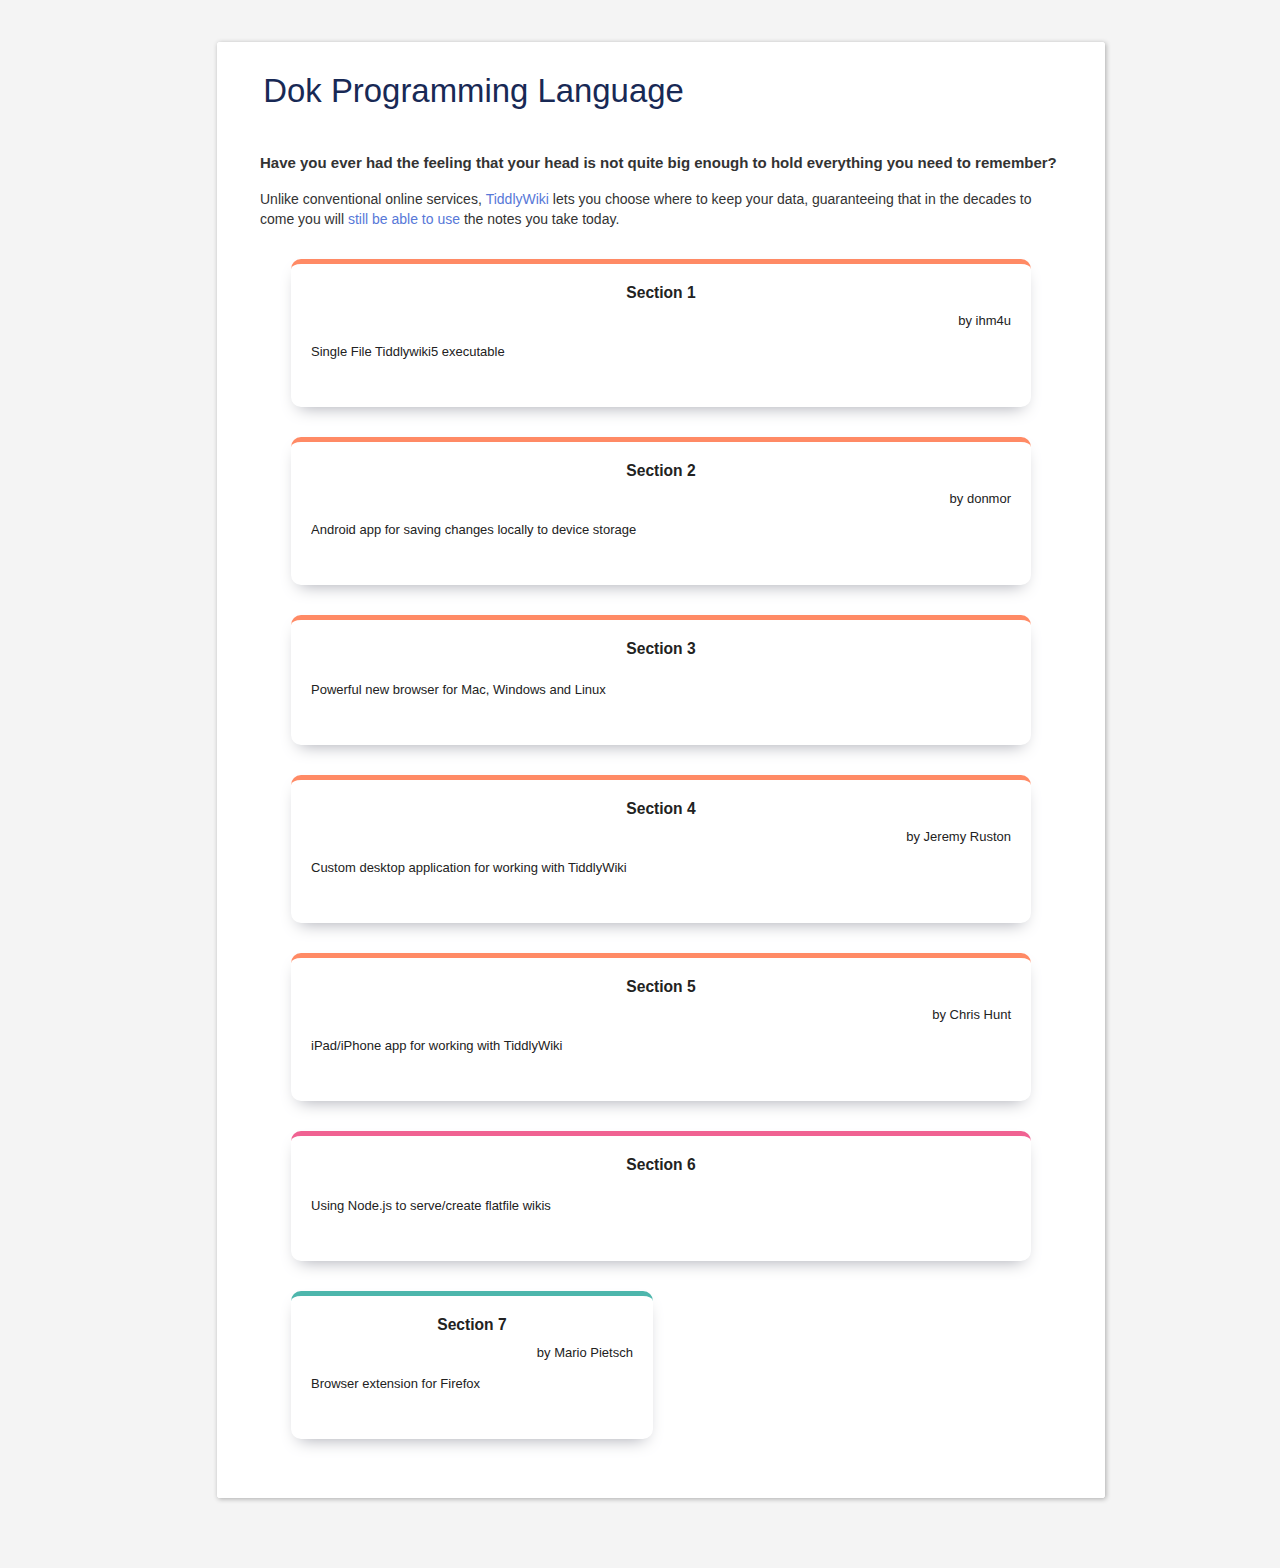
<file: index.html>
<!DOCTYPE html>
<html>
  <head>
    <meta http-equiv="Content-Type" content="text/html;charset=utf-8" />
    <meta name="generator" content="TiddlyWiki" />
    <meta name="tiddlywiki-version" content="5.1.22" />
    <meta name="viewport" content="width=device-width, initial-scale=1.0" />
    <meta name="apple-mobile-web-app-capable" content="yes" />
    <meta
      name="apple-mobile-web-app-status-bar-style"
      content="black-translucent"
    />
    <meta name="mobile-web-app-capable" content="yes" />
    <meta name="format-detection" content="telephone=no" />
    <link id="faviconLink" rel="shortcut icon" href="favicon.ico" />
    <title>Dok</title>
    <link rel="stylesheet" href="styles.css" type="text/css" />
  </head>

  <body class="tc-body">
    <section class="tc-story-river">
      <section class="story-backdrop"></section>
      <div class="tc-tiddler-frame">
        <div class="tc-tiddler-title">
          <div class="tc-titlebar">
            <span>
              <span class="tc-tiddler-title-icon"></span>
              <h2 class="tc-title">Dok Programming Language</h2>
            </span>
          </div>
          <div
            class="tc-tiddler-info tc-popup-handle tc-reveal"
            hidden="true"
          ></div>
        </div>
        <div class="tc-reveal" hidden="true"></div>
        <div class="tc-reveal">
          <div class="tc-tags-wrapper">
            <span class="tc-tag-list-item">
              <span class="tc-drop-down tc-reveal" hidden="true"></span>
            </span>
          </div>
        </div>

        <div class="tc-tiddler-body tc-reveal">
          <p>
            <strong
              >Have you ever had the feeling that your head is not quite big
              enough to hold everything you need to remember?</strong
            >
          </p>
        </div>
        <p>
          Unlike conventional online services,
          <a
            class="tc-tiddlylink tc-tiddlylink-resolves"
            href="static/TiddlyWiki.html"
            >TiddlyWiki</a
          >
          lets you choose where to keep your data, guaranteeing that in the
          decades to come you will
          <a
            class="tc-tiddlylink tc-tiddlylink-resolves"
            href="static/Future%2520Proof.html"
            >still be able to use</a
          >
          the notes you take today.
        </p>

        <div class="content">
          <div
            class="tc-card"
            id="card-1"
            style="border-top: 5px solid #ff8a65"
          >
            <a class="tc-tiddlylink tc-tiddlylink-resolves">
              <div class="tc-card-title">Section 1</div>
              <div class="tc-card-author">by ihm4u</div>
              <p>Single File Tiddlywiki5 executable</p>
            </a>
          </div>

          <div
            class="tc-card"
            id="card-2"
            style="border-top: 5px solid #ff8a65"
          >
            <a class="tc-tiddlylink tc-tiddlylink-resolves">
              <div class="tc-card-title">Section 2</div>
              <div class="tc-card-author">by donmor</div>
              <p>Android app for saving changes locally to device storage</p>
            </a>
          </div>

          <div
            class="tc-card"
            id="card-3"
            style="border-top: 5px solid #ff8a65"
          >
            <a class="tc-tiddlylink tc-tiddlylink-resolves">
              <div class="tc-card-title">Section 3</div>
              <div class="tc-card-author"></div>
              <p>Powerful new browser for Mac, Windows and Linux</p>
            </a>
          </div>

          <div
            class="tc-card"
            id="card-4"
            style="border-top: 5px solid #ff8a65"
          >
            <a class="tc-tiddlylink tc-tiddlylink-resolves">
              <div class="tc-card-title">Section 4</div>
              <div class="tc-card-author">by Jeremy Ruston</div>
              <p>Custom desktop application for working with TiddlyWiki</p>
            </a>
          </div>

          <div
            class="tc-card"
            id="card-5"
            style="border-top: 5px solid #ff8a65"
          >
            <a class="tc-tiddlylink tc-tiddlylink-resolves">
              <div class="tc-card-title">Section 5</div>
              <div class="tc-card-author">by Chris Hunt</div>
              <p>iPad/iPhone app for working with TiddlyWiki</p>
            </a>
          </div>

          <div
            class="tc-card"
            id="card-6"
            style="border-top: 5px solid #f06292"
          >
            <a class="tc-tiddlylink tc-tiddlylink-resolves">
              <div class="tc-card-title">Section 6</div>
              <div class="tc-card-author"></div>
              <p>Using Node.js to serve/create flatfile wikis</p>
            </a>
          </div>

          <div
            class="tc-card"
            id="card-7"
            style="border-top: 5px solid #4db6ac"
          >
            <a class="tc-tiddlylink tc-tiddlylink-resolves">
              <div class="tc-card-title">Section 7</div>
              <div class="tc-card-author">by Mario Pietsch</div>
              <p>Browser extension for Firefox</p>
            </a>
          </div>
        </div>
      </div>
    </section>

    <section class="tc-story-river hide-section" id="section1">
      <div class="tc-tiddler-frame">
        <div class="tc-tiddler-title"><h3>Section 1</h3></div>
        <div class="tc-tiddler-body tc-reveal">
          <p>
            <strong
              >Have you ever had the feeling that your head is not quite big
              enough to hold everything you need to remember?</strong
            >
            Lorem ipsum dolor sit amet, consectetur adipiscing elit, sed do
            eiusmod tempor incididunt ut labore et dolore magna aliqua. Ut enim
            ad minim veniam, quis nostrud exercitation ullamco laboris nisi ut
            aliquip ex ea commodo consequat. Duis aute irure dolor in
            reprehenderit in voluptate velit esse cillum dolore eu fugiat nulla
            pariatur. Excepteur sint occaecat cupidatat non proident, sunt in
            culpa qui officia deserunt mollit anim id est laborum.
          </p>
        </div>
      </div>
    </section>

    <section class="tc-story-river hide-section" id="section2">
      <div class="tc-tiddler-frame">
        <div class="tc-tiddler-title"><h3>Section 2</h3></div>
        <div class="tc-tiddler-body tc-reveal">
          <p>
            <strong
              >Have you ever had the feeling that your head is not quite big
              enough to hold everything you need to remember?</strong
            >
            Lorem ipsum dolor sit amet, consectetur adipiscing elit, sed do
            eiusmod tempor incididunt ut labore et dolore magna aliqua. Ut enim
            ad minim veniam, quis nostrud exercitation ullamco laboris nisi ut
            aliquip ex ea commodo consequat. Duis aute irure dolor in
            reprehenderit in voluptate velit esse cillum dolore eu fugiat nulla
            pariatur. Excepteur sint occaecat cupidatat non proident, sunt in
            culpa qui officia deserunt mollit anim id est laborum.
          </p>
        </div>
      </div>
    </section>

    <section class="tc-story-river hide-section" id="section3">
      <div class="tc-tiddler-frame">
        <div class="tc-tiddler-title"><h3>Section 3</h3></div>
        <div class="tc-tiddler-body tc-reveal">
          <p>
            <strong
              >Have you ever had the feeling that your head is not quite big
              enough to hold everything you need to remember?</strong
            >
            Lorem ipsum dolor sit amet, consectetur adipiscing elit, sed do
            eiusmod tempor incididunt ut labore et dolore magna aliqua. Ut enim
            ad minim veniam, quis nostrud exercitation ullamco laboris nisi ut
            aliquip ex ea commodo consequat. Duis aute irure dolor in
            reprehenderit in voluptate velit esse cillum dolore eu fugiat nulla
            pariatur. Excepteur sint occaecat cupidatat non proident, sunt in
            culpa qui officia deserunt mollit anim id est laborum.
          </p>
        </div>
      </div>
    </section>

    <section class="tc-story-river hide-section" id="section4">
      <div class="tc-tiddler-frame">
        <div class="tc-tiddler-title"><h3>Section 4</h3></div>
        <div class="tc-tiddler-body tc-reveal">
          <p>
            <strong
              >Have you ever had the feeling that your head is not quite big
              enough to hold everything you need to remember?</strong
            >
            Lorem ipsum dolor sit amet, consectetur adipiscing elit, sed do
            eiusmod tempor incididunt ut labore et dolore magna aliqua. Ut enim
            ad minim veniam, quis nostrud exercitation ullamco laboris nisi ut
            aliquip ex ea commodo consequat. Duis aute irure dolor in
            reprehenderit in voluptate velit esse cillum dolore eu fugiat nulla
            pariatur. Excepteur sint occaecat cupidatat non proident, sunt in
            culpa qui officia deserunt mollit anim id est laborum.
          </p>
        </div>
      </div>
    </section>

    <section class="tc-story-river hide-section" id="section5">
      <div class="tc-tiddler-frame">
        <div class="tc-tiddler-title"><h3>Section 5</h3></div>
        <div class="tc-tiddler-body tc-reveal">
          <p>
            <strong
              >Have you ever had the feeling that your head is not quite big
              enough to hold everything you need to remember?</strong
            >
            Lorem ipsum dolor sit amet, consectetur adipiscing elit, sed do
            eiusmod tempor incididunt ut labore et dolore magna aliqua. Ut enim
            ad minim veniam, quis nostrud exercitation ullamco laboris nisi ut
            aliquip ex ea commodo consequat. Duis aute irure dolor in
            reprehenderit in voluptate velit esse cillum dolore eu fugiat nulla
            pariatur. Excepteur sint occaecat cupidatat non proident, sunt in
            culpa qui officia deserunt mollit anim id est laborum.
          </p>
        </div>
      </div>
    </section>

    <section class="tc-story-river hide-section" id="section6">
      <div class="tc-tiddler-frame">
        <div class="tc-tiddler-title"><h3>Section 6</h3></div>
        <div class="tc-tiddler-body tc-reveal">
          <p>
            <strong
              >Have you ever had the feeling that your head is not quite big
              enough to hold everything you need to remember?</strong
            >
            Lorem ipsum dolor sit amet, consectetur adipiscing elit, sed do
            eiusmod tempor incididunt ut labore et dolore magna aliqua. Ut enim
            ad minim veniam, quis nostrud exercitation ullamco laboris nisi ut
            aliquip ex ea commodo consequat. Duis aute irure dolor in
            reprehenderit in voluptate velit esse cillum dolore eu fugiat nulla
            pariatur. Excepteur sint occaecat cupidatat non proident, sunt in
            culpa qui officia deserunt mollit anim id est laborum.
          </p>
        </div>
      </div>
    </section>

    <section class="tc-story-river hide-section" id="section7">
      <div class="tc-tiddler-frame">
        <div class="tc-tiddler-title"><h3>Section 7</h3></div>
        <div class="tc-tiddler-body tc-reveal">
          <p>
            <strong
              >Have you ever had the feeling that your head is not quite big
              enough to hold everything you need to remember?</strong
            >
            Lorem ipsum dolor sit amet, consectetur adipiscing elit, sed do
            eiusmod tempor incididunt ut labore et dolore magna aliqua. Ut enim
            ad minim veniam, quis nostrud exercitation ullamco laboris nisi ut
            aliquip ex ea commodo consequat. Duis aute irure dolor in
            reprehenderit in voluptate velit esse cillum dolore eu fugiat nulla
            pariatur. Excepteur sint occaecat cupidatat non proident, sunt in
            culpa qui officia deserunt mollit anim id est laborum.
          </p>
        </div>
      </div>
    </section>

    <script>
      var elements = document.getElementsByClassName("tc-card"); // get all card elements
      var cardShown = -1; // initially selected element is undefined hence -1

      // find the element that has been clicked
      var showSection = function () {
        var id = this.getAttribute("id");
        id = id.split("-")[1] || 0;
        if (cardShown != id) {
          if (cardShown !== -1) {
            var currentSectionId = "section" + cardShown;
            var currentSection = document.getElementById(currentSectionId);
            currentSection.classList.add("hide-section");
          }
          cardShown = id;
          var upcomingSectionId = "section" + id;
          var upcomingSection = document.getElementById(upcomingSectionId);
          upcomingSection.classList.remove("hide-section");
        }
      };

      // add click listener to  all cards
      for (var i = 0; i < elements.length; i++) {
        elements[i].addEventListener("click", showSection, false);
      }
    </script>
  </body>
</html>
</file>
<file: styles.css>
.tc-error-form {
	font-family: sans-serif;
	color: #fff;
	z-index: 20000;
	position: fixed;
	background-color: rgb(255, 75, 75);
	border: 8px solid rgb(255, 0, 0);
	border-radius: 8px;
	width: 50%;
	margin-left: 25%;
	margin-top: 4em;
	padding: 0 2em 1em 2em;
}

.tc-error-form h1 {
	text-align: center;
}

.tc-error-prompt {
	text-align: center;
	color: #000;
}

.tc-error-message {
	overflow: auto;
	max-height: 40em;
	padding-right: 1em;
	margin: 1em 0;
	white-space: pre-line;
}

.tc-password-wrapper {
    font-family: sans-serif;
	z-index: 20000;
	position: fixed;
	text-align: center;
	width: 200px;
	top: 4em;
	left: 50%;
	margin-left: -144px; /* - width/2 - paddingHorz/2 - border */
	padding: 16px 16px 16px 16px;
	border-radius: 8px;
}

.tc-password-wrapper {
	color: #000;
	text-shadow: 0 1px 0 rgba(255, 255, 255, 0.5);
	background-color: rgb(197, 235, 183);
	border: 8px solid rgb(164, 197, 152);
}

.tc-password-wrapper form {
	text-align: left;
}

.tc-password-wrapper h1 {
	font-size: 16px;
	line-height: 20px;
	padding-bottom: 16px;
}

.tc-password-wrapper input {
	width: 100%;
}


.tc-sidebar-header {
	text-shadow: 0 1px 0 rgba(255,255,255, 0.8);
}.tc-tiddler-info {
	
  -webkit-box-shadow: inset 1px 2px 3px rgba(0,0,0,0.1);
     -moz-box-shadow: inset 1px 2px 3px rgba(0,0,0,0.1);
          box-shadow: inset 1px 2px 3px rgba(0,0,0,0.1);

}@media screen {
	.tc-tiddler-frame {
		
  -webkit-box-shadow: 1px 1px 5px rgba(0, 0, 0, 0.3);
     -moz-box-shadow: 1px 1px 5px rgba(0, 0, 0, 0.3);
          box-shadow: 1px 1px 5px rgba(0, 0, 0, 0.3);

	}
}@media (max-width: 960px) {
	.tc-tiddler-frame {
		
  -webkit-box-shadow: none;
     -moz-box-shadow: none;
          box-shadow: none;

	}
}.tc-page-controls button svg, .tc-tiddler-controls button svg, .tc-topbar button svg {
	
  -webkit-transition: fill 150ms ease-in-out;
     -moz-transition: fill 150ms ease-in-out;
          transition: fill 150ms ease-in-out;

}.tc-tiddler-controls button.tc-selected,
.tc-page-controls button.tc-selected {
	
  -webkit-filter: drop-shadow(0px -1px 2px rgba(0,0,0,0.25));
     -moz-filter: drop-shadow(0px -1px 2px rgba(0,0,0,0.25));
          filter: drop-shadow(0px -1px 2px rgba(0,0,0,0.25));

}.tc-tiddler-frame input.tc-edit-texteditor {
	
  -webkit-box-shadow: inset 0 1px 8px rgba(0, 0, 0, 0.15);
     -moz-box-shadow: inset 0 1px 8px rgba(0, 0, 0, 0.15);
          box-shadow: inset 0 1px 8px rgba(0, 0, 0, 0.15);

}.tc-edit-tags {
	
  -webkit-box-shadow: inset 0 1px 8px rgba(0, 0, 0, 0.15);
     -moz-box-shadow: inset 0 1px 8px rgba(0, 0, 0, 0.15);
          box-shadow: inset 0 1px 8px rgba(0, 0, 0, 0.15);

}.tc-tiddler-frame .tc-edit-tags input.tc-edit-texteditor {
	
  -webkit-box-shadow: none;
     -moz-box-shadow: none;
          box-shadow: none;

	border: none;
	outline: none;
}textarea.tc-edit-texteditor {
	font-family: ;
}canvas.tc-edit-bitmapeditor  {
	
  -webkit-box-shadow: 2px 2px 5px rgba(0, 0, 0, 0.5);
     -moz-box-shadow: 2px 2px 5px rgba(0, 0, 0, 0.5);
          box-shadow: 2px 2px 5px rgba(0, 0, 0, 0.5);

}.tc-drop-down {
	border-radius: 4px;
	
  -webkit-box-shadow: 2px 2px 10px rgba(0, 0, 0, 0.5);
     -moz-box-shadow: 2px 2px 10px rgba(0, 0, 0, 0.5);
          box-shadow: 2px 2px 10px rgba(0, 0, 0, 0.5);

}.tc-block-dropdown {
	border-radius: 4px;
	
  -webkit-box-shadow: 2px 2px 10px rgba(0, 0, 0, 0.5);
     -moz-box-shadow: 2px 2px 10px rgba(0, 0, 0, 0.5);
          box-shadow: 2px 2px 10px rgba(0, 0, 0, 0.5);

}.tc-modal {
	border-radius: 6px;
	
  -webkit-box-shadow: 0 3px 7px rgba(0,0,0,0.3);
     -moz-box-shadow: 0 3px 7px rgba(0,0,0,0.3);
          box-shadow: 0 3px 7px rgba(0,0,0,0.3);

}.tc-modal-footer {
	border-radius: 0 0 6px 6px;
	
  -webkit-box-shadow: inset 0 1px 0 #fff;
     -moz-box-shadow: inset 0 1px 0 #fff;
          box-shadow: inset 0 1px 0 #fff;
;
}.tc-alert {
	border-radius: 6px;
	
  -webkit-box-shadow: 0 3px 7px rgba(0,0,0,0.6);
     -moz-box-shadow: 0 3px 7px rgba(0,0,0,0.6);
          box-shadow: 0 3px 7px rgba(0,0,0,0.6);

}.tc-notification {
	border-radius: 6px;
	
  -webkit-box-shadow: 0 3px 7px rgba(0,0,0,0.3);
     -moz-box-shadow: 0 3px 7px rgba(0,0,0,0.3);
          box-shadow: 0 3px 7px rgba(0,0,0,0.3);

	text-shadow: 0 1px 0 rgba(255,255,255, 0.8);
}.tc-sidebar-lists .tc-tab-set .tc-tab-divider {
	border-top: none;
	height: 1px;
	
background-image: linear-gradient(left, rgba(0,0,0,0.15) 0%, rgba(0,0,0,0.0) 100%);
background-image: -o-linear-gradient(left, rgba(0,0,0,0.15) 0%, rgba(0,0,0,0.0) 100%);
background-image: -moz-linear-gradient(left, rgba(0,0,0,0.15) 0%, rgba(0,0,0,0.0) 100%);
background-image: -webkit-linear-gradient(left, rgba(0,0,0,0.15) 0%, rgba(0,0,0,0.0) 100%);
background-image: -ms-linear-gradient(left, rgba(0,0,0,0.15) 0%, rgba(0,0,0,0.0) 100%);

}.tc-more-sidebar > .tc-tab-set > .tc-tab-buttons > button {
	
background-image: linear-gradient(left, rgba(0,0,0,0.01) 0%, rgba(0,0,0,0.1) 100%);
background-image: -o-linear-gradient(left, rgba(0,0,0,0.01) 0%, rgba(0,0,0,0.1) 100%);
background-image: -moz-linear-gradient(left, rgba(0,0,0,0.01) 0%, rgba(0,0,0,0.1) 100%);
background-image: -webkit-linear-gradient(left, rgba(0,0,0,0.01) 0%, rgba(0,0,0,0.1) 100%);
background-image: -ms-linear-gradient(left, rgba(0,0,0,0.01) 0%, rgba(0,0,0,0.1) 100%);

}.tc-more-sidebar > .tc-tab-set > .tc-tab-buttons > button.tc-tab-selected {
	
background-image: linear-gradient(left, rgba(0,0,0,0.05) 0%, rgba(255,255,255,0.05) 100%);
background-image: -o-linear-gradient(left, rgba(0,0,0,0.05) 0%, rgba(255,255,255,0.05) 100%);
background-image: -moz-linear-gradient(left, rgba(0,0,0,0.05) 0%, rgba(255,255,255,0.05) 100%);
background-image: -webkit-linear-gradient(left, rgba(0,0,0,0.05) 0%, rgba(255,255,255,0.05) 100%);
background-image: -ms-linear-gradient(left, rgba(0,0,0,0.05) 0%, rgba(255,255,255,0.05) 100%);

}.tc-message-box img {
	
  -webkit-box-shadow: 1px 1px 3px rgba(0,0,0,0.5);
     -moz-box-shadow: 1px 1px 3px rgba(0,0,0,0.5);
          box-shadow: 1px 1px 3px rgba(0,0,0,0.5);

}.tc-plugin-info {
	
  -webkit-box-shadow: 1px 1px 3px rgba(0,0,0,0.5);
     -moz-box-shadow: 1px 1px 3px rgba(0,0,0,0.5);
          box-shadow: 1px 1px 3px rgba(0,0,0,0.5);

}


/*
** Start with the normalize CSS reset, and then belay some of its effects
*//*! normalize.css v8.0.1 | MIT License | github.com/necolas/normalize.css */

/* Document
   ========================================================================== */

/**
 * 1. Correct the line height in all browsers.
 * 2. Prevent adjustments of font size after orientation changes in iOS.
 */

html {
  line-height: 1.15; /* 1 */
  -webkit-text-size-adjust: 100%; /* 2 */
}

/* Sections
   ========================================================================== */

/**
 * Remove the margin in all browsers.
 */

body {
  margin: 0;
}

/**
 * Render the `main` element consistently in IE.
 */

main {
  display: block;
}

/**
 * Correct the font size and margin on `h1` elements within `section` and
 * `article` contexts in Chrome, Firefox, and Safari.
 */

h1 {
  font-size: 2em;
  margin: 0.67em 0;
}

/* Grouping content
   ========================================================================== */

/**
 * 1. Add the correct box sizing in Firefox.
 * 2. Show the overflow in Edge and IE.
 */

hr {
  box-sizing: content-box; /* 1 */
  height: 0; /* 1 */
  overflow: visible; /* 2 */
}

/**
 * 1. Correct the inheritance and scaling of font size in all browsers.
 * 2. Correct the odd `em` font sizing in all browsers.
 */

pre {
  font-family: monospace, monospace; /* 1 */
  font-size: 1em; /* 2 */
}

/* Text-level semantics
   ========================================================================== */

/**
 * Remove the gray background on active links in IE 10.
 */

a {
  background-color: transparent;
}

/**
 * 1. Remove the bottom border in Chrome 57-
 * 2. Add the correct text decoration in Chrome, Edge, IE, Opera, and Safari.
 */

abbr[title] {
  border-bottom: none; /* 1 */
  text-decoration: underline; /* 2 */
  text-decoration: underline dotted; /* 2 */
}

/**
 * Add the correct font weight in Chrome, Edge, and Safari.
 */

b,
strong {
  font-weight: bolder;
}

/**
 * 1. Correct the inheritance and scaling of font size in all browsers.
 * 2. Correct the odd `em` font sizing in all browsers.
 */

code,
kbd,
samp {
  font-family: monospace, monospace; /* 1 */
  font-size: 1em; /* 2 */
}

/**
 * Add the correct font size in all browsers.
 */

small {
  font-size: 80%;
}

/**
 * Prevent `sub` and `sup` elements from affecting the line height in
 * all browsers.
 */

sub,
sup {
  font-size: 75%;
  line-height: 0;
  position: relative;
  vertical-align: baseline;
}

sub {
  bottom: -0.25em;
}

sup {
  top: -0.5em;
}

/* Embedded content
   ========================================================================== */

/**
 * Remove the border on images inside links in IE 10.
 */

img {
  border-style: none;
}

/* Forms
   ========================================================================== */

/**
 * 1. Change the font styles in all browsers.
 * 2. Remove the margin in Firefox and Safari.
 */

button,
input,
optgroup,
select,
textarea {
  font-family: inherit; /* 1 */
  font-size: 100%; /* 1 */
  line-height: 1.15; /* 1 */
  margin: 0; /* 2 */
}

/**
 * Show the overflow in IE.
 * 1. Show the overflow in Edge.
 */

button,
input { /* 1 */
  overflow: visible;
}

/**
 * Remove the inheritance of text transform in Edge, Firefox, and IE.
 * 1. Remove the inheritance of text transform in Firefox.
 */

button,
select { /* 1 */
  text-transform: none;
}

/**
 * Correct the inability to style clickable types in iOS and Safari.
 */

button,
[type="button"],
[type="reset"],
[type="submit"] {
  -webkit-appearance: button;
}

/**
 * Remove the inner border and padding in Firefox.
 */

button::-moz-focus-inner,
[type="button"]::-moz-focus-inner,
[type="reset"]::-moz-focus-inner,
[type="submit"]::-moz-focus-inner {
  border-style: none;
  padding: 0;
}

/**
 * Restore the focus styles unset by the previous rule.
 */

button:-moz-focusring,
[type="button"]:-moz-focusring,
[type="reset"]:-moz-focusring,
[type="submit"]:-moz-focusring {
  outline: 1px dotted ButtonText;
}

/**
 * Correct the padding in Firefox.
 */

fieldset {
  padding: 0.35em 0.75em 0.625em;
}

/**
 * 1. Correct the text wrapping in Edge and IE.
 * 2. Correct the color inheritance from `fieldset` elements in IE.
 * 3. Remove the padding so developers are not caught out when they zero out
 *    `fieldset` elements in all browsers.
 */

legend {
  box-sizing: border-box; /* 1 */
  color: inherit; /* 2 */
  display: table; /* 1 */
  max-width: 100%; /* 1 */
  padding: 0; /* 3 */
  white-space: normal; /* 1 */
}

/**
 * Add the correct vertical alignment in Chrome, Firefox, and Opera.
 */

progress {
  vertical-align: baseline;
}

/**
 * Remove the default vertical scrollbar in IE 10+.
 */

textarea {
  overflow: auto;
}

/**
 * 1. Add the correct box sizing in IE 10.
 * 2. Remove the padding in IE 10.
 */

[type="checkbox"],
[type="radio"] {
  box-sizing: border-box; /* 1 */
  padding: 0; /* 2 */
}

/**
 * Correct the cursor style of increment and decrement buttons in Chrome.
 */

[type="number"]::-webkit-inner-spin-button,
[type="number"]::-webkit-outer-spin-button {
  height: auto;
}

/**
 * 1. Correct the odd appearance in Chrome and Safari.
 * 2. Correct the outline style in Safari.
 */

[type="search"] {
  -webkit-appearance: textfield; /* 1 */
  outline-offset: -2px; /* 2 */
}

/**
 * Remove the inner padding in Chrome and Safari on macOS.
 */

[type="search"]::-webkit-search-decoration {
  -webkit-appearance: none;
}

/**
 * 1. Correct the inability to style clickable types in iOS and Safari.
 * 2. Change font properties to `inherit` in Safari.
 */

::-webkit-file-upload-button {
  -webkit-appearance: button; /* 1 */
  font: inherit; /* 2 */
}

/* Interactive
   ========================================================================== */

/*
 * Add the correct display in Edge, IE 10+, and Firefox.
 */

details {
  display: block;
}

/*
 * Add the correct display in all browsers.
 */

summary {
  display: list-item;
}

/* Misc
   ========================================================================== */

/**
 * Add the correct display in IE 10+.
 */

template {
  display: none;
}

/**
 * Add the correct display in IE 10.
 */

[hidden] {
  display: none;
}
*, input[type="search"] {
	box-sizing: border-box;
	-moz-box-sizing: border-box;
	-webkit-box-sizing: border-box;
}html button {
	line-height: 1.2;
	color: ;
	background: ;
	border-color: ;
}/*
** Basic element styles
*/html {
	font-family: -apple-system, BlinkMacSystemFont, "Segoe UI", Helvetica, Arial, sans-serif, "Apple Color Emoji", "Segoe UI Emoji", "Segoe UI Symbol";
	text-rendering: optimizeLegibility; /* Enables kerning and ligatures etc. */
	-webkit-font-smoothing: antialiased;
	-moz-osx-font-smoothing: grayscale;
}html:-webkit-full-screen {
	background-color: #f4f4f4;
}body.tc-body {
	font-size: 14px;
	line-height: 20px;
	word-wrap: break-word;
	


	color: #333333;
	background-color: #f4f4f4;
	fill: #333333;
}h1, h2, h3, h4, h5, h6 {
	line-height: 1.2;
	font-weight: 300;
}pre {
	display: block;
	padding: 14px;
	margin-top: 1em;
	margin-bottom: 1em;
	word-break: normal;
	word-wrap: break-word;
	white-space: pre-wrap;
	background-color: #f5f5f5;
	border: 1px solid #cccccc;
	padding: 0 3px 2px;
	border-radius: 3px;
	font-family: "SFMono-Regular",Consolas,"Liberation Mono",Menlo,Courier,monospace;
}code {
	color: #dd1144;
	background-color: #f7f7f9;
	border: 1px solid #e1e1e8;
	white-space: pre-wrap;
	padding: 0 3px 2px;
	border-radius: 3px;
	font-family: "SFMono-Regular",Consolas,"Liberation Mono",Menlo,Courier,monospace;
}blockquote {
	border-left: 5px solid #bbb;
	margin-left: 25px;
	padding-left: 10px;
	quotes: "\201C""\201D""\2018""\2019";
}blockquote > div {
	margin-top: 1em;
	margin-bottom: 1em;
}blockquote.tc-big-quote {
	font-family: Georgia, serif;
	position: relative;
	background: #f5f5f5;
	border-left: none;
	margin-left: 50px;
	margin-right: 50px;
	padding: 10px;
    border-radius: 8px;
}blockquote.tc-big-quote cite:before {
	content: "\2014 \2009";
}blockquote.tc-big-quote:before {
	font-family: Georgia, serif;
	color: #bbb;
	content: open-quote;
	font-size: 8em;
	line-height: 0.1em;
	margin-right: 0.25em;
	vertical-align: -0.4em;
	position: absolute;
    left: -50px;
    top: 42px;
}blockquote.tc-big-quote:after {
	font-family: Georgia, serif;
	color: #bbb;
	content: close-quote;
	font-size: 8em;
	line-height: 0.1em;
	margin-right: 0.25em;
	vertical-align: -0.4em;
	position: absolute;
    right: -80px;
    bottom: -20px;
}dl dt {
	font-weight: bold;
	margin-top: 6px;
}button, textarea, input, select {
	outline-color: #5778d8;
}textarea,
input[type=text],
input[type=search],
input[type=""],
input:not([type]) {
	color: #333333;
	background: #ffffff;
}input[type="checkbox"] {
  vertical-align: middle;
}.tc-muted {
	color: #bbb;
}svg.tc-image-button {
	padding: 0px 1px 1px 0px;
}.tc-icon-wrapper > svg {
	width: 1em;
	height: 1em;
}kbd {
	display: inline-block;
	padding: 3px 5px;
	font-size: 0.8em;
	line-height: 1.2;
	color: #333333;
	vertical-align: middle;
	background-color: #ffffff;
	border: solid 1px #bbb;
	border-bottom-color: #bbb;
	border-radius: 3px;
	box-shadow: inset 0 -1px 0 #bbb;
}/*
Markdown likes putting code elements inside pre elements
*/
pre > code {
	padding: 0;
	border: none;
	background-color: inherit;
	color: inherit;
}table {
	border: 1px solid #dddddd;
	width: auto;
	max-width: 100%;
	caption-side: bottom;
	margin-top: 1em;
	margin-bottom: 1em;
	/* next 2 elements needed, since normalize 8.0.1 */
	border-collapse: collapse;
	border-spacing: 0;
}table th, table td {
	padding: 0 7px 0 7px;
	border-top: 1px solid #dddddd;
	border-left: 1px solid #dddddd;
}table thead tr td, table th {
	background-color: #f0f0f0;
	font-weight: bold;
}table tfoot tr td {
	background-color: #a8a8a8;
}.tc-csv-table {
	white-space: nowrap;
}.tc-tiddler-frame img,
.tc-tiddler-frame svg,
.tc-tiddler-frame canvas,
.tc-tiddler-frame embed,
.tc-tiddler-frame iframe {
	max-width: 100%;
}.tc-tiddler-body > embed,
.tc-tiddler-body > iframe {
	width: 100%;
	height: 600px;
}/*
** Links
*/button.tc-tiddlylink,
a.tc-tiddlylink {
	text-decoration: none;
	font-weight: 500;
	color: #5778d8;
	-webkit-user-select: inherit; /* Otherwise the draggable attribute makes links impossible to select */
}.tc-sidebar-lists a.tc-tiddlylink {
	color: #999999;
}.tc-sidebar-lists a.tc-tiddlylink:hover {
	color: #444444;
}button.tc-tiddlylink:hover,
a.tc-tiddlylink:hover {
	text-decoration: underline;
}a.tc-tiddlylink-resolves {
}a.tc-tiddlylink-shadow {
	font-weight: bold;
}a.tc-tiddlylink-shadow.tc-tiddlylink-resolves {
	font-weight: normal;
}a.tc-tiddlylink-missing {
	font-style: italic;
}a.tc-tiddlylink-external {
	text-decoration: underline;
	color: #0000ee;
	background-color: inherit;
}a.tc-tiddlylink-external:visited {
	color: #0000aa;
	background-color: inherit;
}a.tc-tiddlylink-external:hover {
	color: inherit;
	background-color: inherit;
}/*
** Drag and drop styles
*/.tc-tiddler-dragger {
	position: relative;
	z-index: -10000;
}.tc-tiddler-dragger-inner {
	position: absolute;
	top: -1000px;
	left: -1000px;
	display: inline-block;
	padding: 8px 20px;
	font-size: 16.9px;
	font-weight: bold;
	line-height: 20px;
	color: #ffffff;
	text-shadow: 0 1px 0 rgba(0, 0, 0, 1);
	white-space: nowrap;
	vertical-align: baseline;
	background-color: #333333;
	border-radius: 20px;
}.tc-tiddler-dragger-cover {
	position: absolute;
	background-color: #f4f4f4;
}.tc-dropzone {
	position: relative;
}.tc-dropzone.tc-dragover:before {
	z-index: 10000;
	display: block;
	position: fixed;
	top: 0;
	left: 0;
	right: 0;
	background: rgba(0,200,0,0.7);
	text-align: center;
	content: "Drop here (or use the 'Escape' key to cancel)";
}.tc-droppable > .tc-droppable-placeholder {
	display: none;
}.tc-droppable.tc-dragover > .tc-droppable-placeholder {
	display: block;
	border: 2px dashed rgba(0,200,0,0.7);
}.tc-draggable {
	cursor: move;
}.tc-sidebar-tab-open .tc-droppable-placeholder, .tc-tagged-draggable-list .tc-droppable-placeholder,
.tc-links-draggable-list .tc-droppable-placeholder {
	line-height: 2em;
	height: 2em;
}.tc-sidebar-tab-open-item {
	position: relative;
}.tc-sidebar-tab-open .tc-btn-invisible.tc-btn-mini svg {
	font-size: 0.7em;
	fill: #bbb;
}/*
** Plugin reload warning
*/.tc-plugin-reload-warning {
	z-index: 1000;
	display: block;
	position: fixed;
	top: 0;
	left: 0;
	right: 0;
	background: #ffe476;
	text-align: center;
}/*
** Buttons
*/button svg, button img, label svg, label img {
	vertical-align: middle;
}.tc-btn-invisible {
	padding: 0;
	margin: 0;
	background: none;
	border: none;
    	cursor: pointer;
	color: #333333;
}.tc-btn-boxed {
	font-size: 0.6em;
	padding: 0.2em;
	margin: 1px;
	background: none;
	border: 1px solid #cccccc;
	border-radius: 0.25em;
}html body.tc-body .tc-btn-boxed svg {
	font-size: 1.6666em;
}.tc-btn-boxed:hover {
	background: #bbb;
	color: #ffffff;
}html body.tc-body .tc-btn-boxed:hover svg {
	fill: #ffffff;
}.tc-btn-rounded {
	font-size: 0.5em;
	line-height: 2;
	padding: 0em 0.3em 0.2em 0.4em;
	margin: 1px;
	border: 1px solid #bbb;
	background: #bbb;
	color: #ffffff;
	border-radius: 2em;
}html body.tc-body .tc-btn-rounded svg {
	font-size: 1.6666em;
	fill: #ffffff;
}.tc-btn-rounded:hover {
	border: 1px solid #bbb;
	background: #ffffff;
	color: #bbb;
}html body.tc-body .tc-btn-rounded:hover svg {
	fill: #bbb;
}.tc-btn-icon svg {
	height: 1em;
	width: 1em;
	fill: #bbb;
}.tc-btn-text {
	padding: 0;
	margin: 0;
}/* used for documentation "fake" buttons */
.tc-btn-standard {
	line-height: 1.8;
	color: #667;
	background-color: #e0e0e0;
	border: 1px solid #888;
	padding: 2px 1px 2px 1px;
	margin: 1px 4px 1px 4px;
}.tc-btn-big-green {
	display: inline-block;
	padding: 8px;
	margin: 4px 8px 4px 8px;
	background: #34c734;
	color: #ffffff;
	fill: #ffffff;
	border: none;
	border-radius: 2px;
	font-size: 1.2em;
	line-height: 1.4em;
	text-decoration: none;
}.tc-btn-big-green svg,
.tc-btn-big-green img {
	height: 2em;
	width: 2em;
	vertical-align: middle;
	fill: #ffffff;
}.tc-primary-btn {
 	background: #5778d8;
}.tc-sidebar-lists input {
	color: #333333;
}.tc-sidebar-lists button {
	color: #333333;
	fill: #333333;
}.tc-sidebar-lists button.tc-btn-mini {
	color: #c0c0c0;
}.tc-sidebar-lists button.tc-btn-mini:hover {
	color: #444444;
}button svg.tc-image-button, button .tc-image-button img {
	height: 1em;
	width: 1em;
}.tc-unfold-banner {
	position: absolute;
	padding: 0;
	margin: 0;
	background: none;
	border: none;
	width: 100%;
	width: calc(100% + 2px);
	margin-left: -43px;
	text-align: center;
	border-top: 2px solid #f8f8f8;
	margin-top: 4px;
}.tc-unfold-banner:hover {
	background: #f8f8f8;
	border-top: 2px solid #dddddd;
}.tc-unfold-banner svg, .tc-fold-banner svg {
	height: 0.75em;
	fill: #cccccc;
}.tc-unfold-banner:hover svg, .tc-fold-banner:hover svg {
	fill: #888888;
}.tc-fold-banner {
	position: absolute;
	padding: 0;
	margin: 0;
	background: none;
	border: none;
	width: 23px;
	text-align: center;
	margin-left: -35px;
	top: 6px;
	bottom: 6px;
}.tc-fold-banner:hover {
	background: #f8f8f8;
}@media (max-width: 960px) {.tc-unfold-banner {
		position: static;
		width: calc(100% + 59px);
	}.tc-fold-banner {
		width: 16px;
		margin-left: -16px;
		font-size: 0.75em;
	}}/*
** Tags and missing tiddlers
*/.tc-tag-list-item {
	position: relative;
	display: inline-block;
	margin-right: 7px;
}.tc-tags-wrapper {
	margin: 4px 0 14px 0;
}.tc-missing-tiddler-label {
	font-style: italic;
	font-weight: normal;
	display: inline-block;
	font-size: 11.844px;
	line-height: 14px;
	white-space: nowrap;
	vertical-align: baseline;
}button.tc-tag-label, span.tc-tag-label {
	display: inline-block;
	padding: 0.16em 0.7em;
	font-size: 0.9em;
	font-weight: 400;
	line-height: 1.2em;
	color: #ffffff;
	white-space: nowrap;
	vertical-align: baseline;
	background-color: #ec6;
	border-radius: 1em;
}.tc-sidebar-scrollable .tc-tag-label {
	text-shadow: none;
}.tc-untagged-separator {
	width: 10em;
	left: 0;
	margin-left: 0;
	border: 0;
	height: 1px;
	background: #d8d8d8;
}button.tc-untagged-label {
	background-color: #999999;
}.tc-tag-label svg, .tc-tag-label img {
	height: 1em;
	width: 1em;
	margin-right: 3px; 
	margin-bottom: 1px;
	vertical-align: text-bottom;
}.tc-edit-tags button.tc-remove-tag-button svg {
	font-size: 0.7em;
	vertical-align: middle;
}.tc-tag-manager-table .tc-tag-label {
	white-space: normal;
}.tc-tag-manager-tag {
	width: 100%;
}button.tc-btn-invisible.tc-remove-tag-button {
	outline: none;
}/*
** Page layout
*/.tc-topbar {
	position: fixed;
	z-index: 1200;
}.tc-topbar-left {
	left: 29px;
	top: 5px;
}.tc-topbar-right {
	top: 5px;
	right: 29px;
}.tc-topbar button {
	padding: 8px;
}.tc-topbar svg {
	fill: #bbb;
}.tc-topbar button:hover svg {
	fill: #333333;
}.tc-sidebar-header {
	color: #acacac;
	fill: #acacac;
}.tc-sidebar-header .tc-title a.tc-tiddlylink-resolves {
	font-weight: 300;
}.tc-sidebar-header .tc-sidebar-lists p {
	margin-top: 3px;
	margin-bottom: 3px;
}.tc-sidebar-header .tc-missing-tiddler-label {
	color: #acacac;
}.tc-advanced-search input {
	width: 60%;
}.tc-search a svg {
	width: 1.2em;
	height: 1.2em;
	vertical-align: middle;
}.tc-page-controls {
	margin-top: 14px;
	font-size: 1.5em;
}.tc-page-controls .tc-drop-down {
  font-size: 1rem;
}.tc-page-controls button {
	margin-right: 0.5em;
}.tc-page-controls a.tc-tiddlylink:hover {
	text-decoration: none;
}.tc-page-controls img {
	width: 1em;
}.tc-page-controls svg {
	fill: #aaaaaa;
}.tc-page-controls button:hover svg, .tc-page-controls a:hover svg {
	fill: #000000;
}.tc-menu-list-item {
	white-space: nowrap;
}.tc-menu-list-count {
	font-weight: bold;
}.tc-menu-list-subitem {
	padding-left: 7px;
}.tc-story-river {
	position: relative;
}@media (max-width: 960px) {.tc-sidebar-header {
		padding: 14px;
		min-height: 32px;
		margin-top: 0px;
	}.tc-story-river {
		position: relative;
		padding: 0;
	}
}@media (min-width: 960px) {.tc-message-box {
		margin: 21px -21px 21px -21px;
	}.tc-sidebar-scrollable {
		position: fixed;
		top: 0px;
		left: 770px;
		bottom: 0;
		right: 0;
		overflow-y: auto;
		overflow-x: auto;
		-webkit-overflow-scrolling: touch;
		margin: 0 0 0 -42px;
		padding: 71px 0 28px 42px;
	}html[dir="rtl"] .tc-sidebar-scrollable {
		left: auto;
		right: 770px;
	}.tc-story-river {
		position: relative;
		left: 0px;
		top: 0px;
		width: 770px;
		padding: 42px 42px 42px 42px;
	}}@media print {body.tc-body {
		background-color: transparent;
	}.tc-sidebar-header, .tc-topbar {
		display: none;
	}.tc-story-river {
		margin: 0;
		padding: 0;
	}.tc-story-river .tc-tiddler-frame {
		margin: 0;
		border: none;
		padding: 0;
	}
}/*
** Tiddler styles
*/.tc-tiddler-frame {
	position: relative;
	margin-bottom: 28px;
	background-color: #ffffff;
	border: 1px solid #ffffff;
}
.tc-tiddler-info {
	padding: 14px 42px 14px 42px;
	background-color: #f8f8f8;
	border-top: 1px solid #dddddd;
	border-bottom: 1px solid #dddddd;
}.tc-tiddler-info p {
	margin-top: 3px;
	margin-bottom: 3px;
}.tc-tiddler-info .tc-tab-buttons button.tc-tab-selected {
	background-color: #f8f8f8;
	border-bottom: 1px solid #f8f8f8;
}.tc-view-field-table {
	width: 100%;
}.tc-view-field-name {
	width: 1%; /* Makes this column be as narrow as possible */
	text-align: right;
	font-style: italic;
	font-weight: 200;
}.tc-view-field-value {
}@media (max-width: 960px) {
	.tc-tiddler-frame {
		padding: 14px 14px 14px 14px;
	}.tc-tiddler-info {
		margin: 0 -14px 0 -14px;
	}
}@media (min-width: 960px) {
	.tc-tiddler-frame {
		padding: 28px 42px 42px 42px;
		width: 686px;
		border-radius: 2px;
	}.tc-tiddler-info {
		margin: 0 -42px 0 -42px;
	}
}.tc-site-title,
.tc-titlebar {
	font-weight: 300;
	font-size: 2.35em;
	line-height: 1.2em;
	color: #182955;
	margin: 0;
}.tc-site-title {
	color: #182955;
}.tc-tiddler-title-icon {
	vertical-align: middle;
	margin-right: .1em;
}.tc-system-title-prefix {
	color: #bbb;
}.tc-titlebar h2 {
	font-size: 1em;
	display: inline;
}.tc-titlebar img {
	height: 1em;
}.tc-subtitle {
	font-size: 0.9em;
	color: #c0c0c0;
	font-weight: 300;
}.tc-subtitle .tc-tiddlylink {
	margin-right: .3em;
}.tc-tiddler-missing .tc-title {
  font-style: italic;
  font-weight: normal;
}.tc-tiddler-frame .tc-tiddler-controls {
	float: right;
}.tc-tiddler-controls .tc-drop-down {
	font-size: 0.6em;
}.tc-tiddler-controls .tc-drop-down .tc-drop-down {
	font-size: 1em;
}.tc-tiddler-controls > span > button,
.tc-tiddler-controls > span > span > button,
.tc-tiddler-controls > span > span > span > button {
	vertical-align: baseline;
	margin-left:5px;
}.tc-tiddler-controls button svg, .tc-tiddler-controls button img,
.tc-search button svg, .tc-search a svg {
	fill: #cccccc;
}.tc-tiddler-controls button svg, .tc-tiddler-controls button img {
	height: 0.75em;
}.tc-search button svg, .tc-search a svg {
    height: 1.2em;
    width: 1.2em;
    margin: 0 0.25em;
}.tc-tiddler-controls button.tc-selected svg,
.tc-page-controls button.tc-selected svg  {
	fill: #444444;
}.tc-tiddler-controls button.tc-btn-invisible:hover svg,
.tc-search button:hover svg, .tc-search a:hover svg {
	fill: #888888;
}@media print {
	.tc-tiddler-controls {
		display: none;
	}
}.tc-tiddler-help { /* Help prompts within tiddler template */
	color: #bbb;
	margin-top: 14px;
}.tc-tiddler-help a.tc-tiddlylink {
	color: #888888;
}.tc-tiddler-frame .tc-edit-texteditor {
	width: 100%;
	margin: 4px 0 4px 0;
}.tc-tiddler-frame input.tc-edit-texteditor,
.tc-tiddler-frame textarea.tc-edit-texteditor,
.tc-tiddler-frame iframe.tc-edit-texteditor {
	padding: 3px 3px 3px 3px;
	border: 1px solid #cccccc;
	background-color: #f8f8f8;
	line-height: 1.3em;
	-webkit-appearance: none;
	font-family: ;
}.tc-tiddler-frame .tc-binary-warning {
	width: 100%;
	height: 5em;
	text-align: center;
	padding: 3em 3em 6em 3em;
	background: #ffe476;
	border: 1px solid #b99e2f;
}canvas.tc-edit-bitmapeditor  {
	border: 6px solid #ffffff;
	cursor: crosshair;
	-moz-user-select: none;
	-webkit-user-select: none;
	-ms-user-select: none;
	margin-top: 6px;
	margin-bottom: 6px;
}.tc-edit-bitmapeditor-width {
	display: block;
}.tc-edit-bitmapeditor-height {
	display: block;
}.tc-tiddler-body {
	clear: both;
}.tc-tiddler-frame .tc-tiddler-body {
	font-size: 15px;
	line-height: 22px;
}.tc-titlebar, .tc-tiddler-edit-title {
	overflow: hidden; /* https://github.com/Jermolene/TiddlyWiki5/issues/282 */
}html body.tc-body.tc-single-tiddler-window {
	margin: 1em;
	background: #ffffff;
}.tc-single-tiddler-window img,
.tc-single-tiddler-window svg,
.tc-single-tiddler-window canvas,
.tc-single-tiddler-window embed,
.tc-single-tiddler-window iframe {
	max-width: 100%;
}/*
** Editor
*/.tc-editor-toolbar {
	margin-top: 8px;
}.tc-editor-toolbar button {
	vertical-align: middle;
	background-color: #cccccc;
	color: #444444;
	fill: #444444;
	border-radius: 4px;
	padding: 3px;
	margin: 2px 0 2px 4px;
}.tc-editor-toolbar button.tc-text-editor-toolbar-item-adjunct {
	margin-left: 1px;
	width: 1em;
	border-radius: 8px;
}.tc-editor-toolbar button.tc-text-editor-toolbar-item-start-group {
	margin-left: 11px;
}.tc-editor-toolbar button.tc-selected {
	background-color: #5778d8;
}.tc-editor-toolbar button svg {
	width: 1.6em;
	height: 1.2em;
}.tc-editor-toolbar button:hover {
	background-color: #444444;
	fill: #ffffff;
	color: #ffffff;
}.tc-editor-toolbar .tc-text-editor-toolbar-more {
	white-space: normal;
}.tc-editor-toolbar .tc-text-editor-toolbar-more button {
	display: inline-block;
	padding: 3px;
	width: auto;
}.tc-editor-toolbar .tc-search-results {
	padding: 0;
}/*
** Adjustments for fluid-fixed mode
*/@media (min-width: 960px) {.tc-story-river {
		padding-right: 0;
		position: relative;
		width: auto;
		left: 0;
		margin-left: 175px;
		margin-right: 175px;
	}.tc-tiddler-frame {
		width: 100%;
	}.tc-sidebar-scrollable {
		left: auto;
		bottom: 0;
		right: 0;
		width: 350px;
	}body.tc-body .tc-storyview-zoomin-tiddler {
		width: 100%;
		width: calc(100% - 42px);
	}}/*
** Toolbar buttons
*/.tc-page-controls svg.tc-image-new-button {
  fill: ;
}.tc-page-controls svg.tc-image-options-button {
  fill: ;
}.tc-page-controls svg.tc-image-save-button {
  fill: ;
}.tc-tiddler-controls button svg.tc-image-info-button {
  fill: ;
}.tc-tiddler-controls button svg.tc-image-edit-button {
  fill: ;
}.tc-tiddler-controls button svg.tc-image-close-button {
  fill: ;
}.tc-tiddler-controls button svg.tc-image-delete-button {
  fill: ;
}.tc-tiddler-controls button svg.tc-image-cancel-button {
  fill: ;
}.tc-tiddler-controls button svg.tc-image-done-button {
  fill: ;
}/*
** Tiddler edit mode
*/.tc-tiddler-edit-frame em.tc-edit {
	color: #bbb;
	font-style: normal;
}.tc-edit-type-dropdown a.tc-tiddlylink-missing {
	font-style: normal;
}.tc-type-selector .tc-edit-typeeditor {
	width: 20%;
}.tc-edit-tags {
	border: 1px solid #cccccc;
	padding: 4px 8px 4px 8px;
}.tc-edit-add-tag {
	display: inline-block;
}.tc-edit-add-tag .tc-add-tag-name input {
	width: 50%;
}.tc-edit-add-tag .tc-keyboard {
	display:inline;
}.tc-edit-tags .tc-tag-label {
	display: inline-block;
}.tc-edit-tags-list {
	margin: 14px 0 14px 0;
}.tc-remove-tag-button {
	padding-left: 4px;
}.tc-tiddler-preview {
	overflow: auto;
}.tc-tiddler-preview-preview {
	float: right;
	width: 49%;
	border: 1px solid #cccccc;
	margin: 4px 0 3px 3px;
	padding: 3px 3px 3px 3px;
}.tc-tiddler-frame .tc-tiddler-preview .tc-edit-texteditor {
	width: 49%;
}.tc-tiddler-frame .tc-tiddler-preview canvas.tc-edit-bitmapeditor {
	max-width: 49%;
}.tc-edit-fields {
	width: 100%;
}.tc-edit-fields table, .tc-edit-fields tr, .tc-edit-fields td {
	border: none;
	padding: 4px;
}.tc-edit-fields > tbody > .tc-edit-field:nth-child(odd) {
	background-color: #f0f4f0;
}.tc-edit-fields > tbody > .tc-edit-field:nth-child(even) {
	background-color: #e0e8e0;
}.tc-edit-field-name {
	text-align: right;
}.tc-edit-field-value input {
	width: 100%;
}.tc-edit-field-remove {
}.tc-edit-field-remove svg {
	height: 1em;
	width: 1em;
	fill: #bbb;
	vertical-align: middle;
}.tc-edit-field-add-name {
	display: inline-block;
	width: 15%;
}.tc-edit-field-add-value {
	display: inline-block;
	width: 40%;
}.tc-edit-field-add-button {
	display: inline-block;
	width: 10%;
}/*
** Storyview Classes
*/.tc-viewswitcher .tc-image-button {
	margin-right: .3em;
}.tc-storyview-zoomin-tiddler {
	position: absolute;
	display: block;
	width: 100%;
}@media (min-width: 960px) {.tc-storyview-zoomin-tiddler {
		width: calc(100% - 84px);
	}}/*
** Dropdowns
*/.tc-btn-dropdown {
	text-align: left;
}.tc-btn-dropdown svg, .tc-btn-dropdown img {
	height: 1em;
	width: 1em;
	fill: #bbb;
}.tc-drop-down-wrapper {
	position: relative;
}.tc-drop-down {
	min-width: 380px;
	border: 1px solid #bbb;
	background-color: #ffffff;
	padding: 7px 0 7px 0;
	margin: 4px 0 0 0;
	white-space: nowrap;
	text-shadow: none;
	line-height: 1.4;
}.tc-drop-down .tc-drop-down {
	margin-left: 14px;
}.tc-drop-down button svg, .tc-drop-down a svg  {
	fill: #333333;
}.tc-drop-down button.tc-btn-invisible:hover svg {
	fill: #333333;
}.tc-drop-down .tc-drop-down-info {
	padding-left: 14px;
}.tc-drop-down p {
	padding: 0 14px 0 14px;
}.tc-drop-down svg {
	width: 1em;
	height: 1em;
}.tc-drop-down img {
	width: 1em;
}.tc-drop-down a, .tc-drop-down button {
	display: block;
	padding: 0 14px 0 14px;
	width: 100%;
	text-align: left;
	color: #333333;
	line-height: 1.4;
}.tc-drop-down .tc-tab-set .tc-tab-buttons button {
	display: inline-block;
    width: auto;
    margin-bottom: 0px;
    border-bottom-left-radius: 0;
    border-bottom-right-radius: 0;
}.tc-drop-down .tc-prompt {
	padding: 0 14px;
}.tc-drop-down .tc-chooser {
	border: none;
}.tc-drop-down .tc-chooser .tc-swatches-horiz {
	font-size: 0.4em;
	padding-left: 1.2em;
}.tc-drop-down .tc-file-input-wrapper {
	width: 100%;
}.tc-drop-down .tc-file-input-wrapper button {
	color: #333333;
}.tc-drop-down a:hover, .tc-drop-down button:hover, .tc-drop-down .tc-file-input-wrapper:hover button {
	color: #ffffff;
	background-color: #5778d8;
	text-decoration: none;
}.tc-drop-down .tc-tab-buttons button {
	background-color: #ececec;
}.tc-drop-down .tc-tab-buttons button.tc-tab-selected {
	background-color: #fff;
	border-bottom: 1px solid #fff;
}.tc-drop-down-bullet {
	display: inline-block;
	width: 0.5em;
}.tc-drop-down .tc-tab-contents a {
	padding: 0 0.5em 0 0.5em;
}.tc-block-dropdown-wrapper {
	position: relative;
}.tc-block-dropdown {
	position: absolute;
	min-width: 220px;
	border: 1px solid #bbb;
	background-color: #ffffff;
	padding: 7px 0;
	margin: 4px 0 0 0;
	white-space: nowrap;
	z-index: 1000;
	text-shadow: none;
}.tc-block-dropdown.tc-search-drop-down {
	margin-left: -12px;
}.tc-block-dropdown a {
	display: block;
	padding: 4px 14px 4px 14px;
}.tc-block-dropdown.tc-search-drop-down a {
	display: block;
	padding: 0px 10px 0px 10px;
}.tc-drop-down .tc-dropdown-item-plain,
.tc-block-dropdown .tc-dropdown-item-plain {
	padding: 4px 14px 4px 7px;
}.tc-drop-down .tc-dropdown-item,
.tc-block-dropdown .tc-dropdown-item {
	padding: 4px 14px 4px 7px;
	color: #bbb;
}.tc-block-dropdown a:hover {
	color: #ffffff;
	background-color: #5778d8;
	text-decoration: none;
}.tc-search-results {
	padding: 0 7px 0 7px;
}.tc-image-chooser, .tc-colour-chooser {
	white-space: normal;
}.tc-image-chooser a,
.tc-colour-chooser a {
	display: inline-block;
	vertical-align: top;
	text-align: center;
	position: relative;
}.tc-image-chooser a {
	border: 1px solid #bbb;
	padding: 2px;
	margin: 2px;
	width: 4em;
	height: 4em;
}.tc-colour-chooser a {
	padding: 3px;
	width: 2em;
	height: 2em;
	vertical-align: middle;
}.tc-image-chooser a:hover,
.tc-colour-chooser a:hover {
	background: #5778d8;
	padding: 0px;
	border: 3px solid #5778d8;
}.tc-image-chooser a svg,
.tc-image-chooser a img {
	display: inline-block;
	width: auto;
	height: auto;
	max-width: 3.5em;
	max-height: 3.5em;
	position: absolute;
	top: 0;
	bottom: 0;
	left: 0;
	right: 0;
	margin: auto;
}/*
** Modals
*/.tc-modal-wrapper {
	position: fixed;
	overflow: auto;
	overflow-y: scroll;
	top: 0;
	right: 0;
	bottom: 0;
	left: 0;
	z-index: 900;
}.tc-modal-backdrop {
	position: fixed;
	top: 0;
	right: 0;
	bottom: 0;
	left: 0;
	z-index: 1000;
	background-color: #333333;
}.tc-modal {
	z-index: 1100;
	background-color: #ffffff;
	border: 1px solid #999999;
}@media (max-width: 55em) {
	.tc-modal {
		position: fixed;
		top: 1em;
		left: 1em;
		right: 1em;
	}.tc-modal-body {
		overflow-y: auto;
		max-height: 400px;
		max-height: 60vh;
	}
}@media (min-width: 55em) {
	.tc-modal {
		position: fixed;
		top: 2em;
		left: 25%;
		width: 50%;
	}.tc-modal-body {
		overflow-y: auto;
		max-height: 400px;
		max-height: 60vh;
	}
}.tc-modal-header {
	padding: 9px 15px;
	border-bottom: 1px solid #eeeeee;
}.tc-modal-header h3 {
	margin: 0;
	line-height: 30px;
}.tc-modal-header img, .tc-modal-header svg {
	width: 1em;
	height: 1em;
}.tc-modal-body {
	padding: 15px;
}.tc-modal-footer {
	padding: 14px 15px 15px;
	margin-bottom: 0;
	text-align: right;
	background-color: #f5f5f5;
	border-top: 1px solid #dddddd;
}/*
** Notifications
*/.tc-notification {
	position: fixed;
	top: 14px;
	right: 42px;
	z-index: 1300;
	max-width: 280px;
	padding: 0 14px 0 14px;
	background-color: #ffffdd;
	border: 1px solid #999999;
}/*
** Tabs
*/.tc-tab-set.tc-vertical {
	display: -webkit-flex;
	display: flex;
}.tc-tab-buttons {
	font-size: 0.85em;
	padding-top: 1em;
	margin-bottom: -2px;
}.tc-tab-buttons.tc-vertical  {
	z-index: 100;
	display: block;
	padding-top: 14px;
	vertical-align: top;
	text-align: right;
	margin-bottom: inherit;
	margin-right: -1px;
	max-width: 33%;
	-webkit-flex: 0 0 auto;
	flex: 0 0 auto;
}.tc-tab-buttons button.tc-tab-selected {
	color: #666666;
	background-color: #ffffff;
	border-left: 1px solid #d8d8d8;
	border-top: 1px solid #d8d8d8;
	border-right: 1px solid #d8d8d8;
}.tc-tab-buttons button {
	color: #666666;
	padding: 3px 5px 3px 5px;
	margin-right: 0.3em;
	font-weight: 300;
	border: none;
	background: inherit;
	background-color: #d8d8d8;
	border-left: 1px solid #cccccc;
	border-top: 1px solid #cccccc;
	border-right: 1px solid #cccccc;
	border-top-left-radius: 2px;
	border-top-right-radius: 2px;
	border-bottom-left-radius: 0;
	border-bottom-right-radius: 0;
}.tc-tab-buttons.tc-vertical button {
	display: block;
	width: 100%;
	margin-top: 3px;
	margin-right: 0;
	text-align: right;
	background-color: #d8d8d8;
	border-left: 1px solid #cccccc;
	border-bottom: 1px solid #cccccc;
	border-right: none;
	border-top-left-radius: 2px;
	border-bottom-left-radius: 2px;
	border-top-right-radius: 0;
	border-bottom-right-radius: 0;
}.tc-tab-buttons.tc-vertical button.tc-tab-selected {
	background-color: #ffffff;
	border-right: 1px solid #ffffff;
}.tc-tab-divider {
	border-top: 1px solid #d8d8d8;
}.tc-tab-divider.tc-vertical  {
	display: none;
}.tc-tab-content {
	margin-top: 14px;
}.tc-tab-content.tc-vertical  {
	display: inline-block;
	vertical-align: top;
	padding-top: 0;
	padding-left: 14px;
	border-left: 1px solid #cccccc;
	-webkit-flex: 1 0 70%;
	flex: 1 0 70%;
	overflow: auto;
}.tc-sidebar-lists .tc-tab-buttons {
	margin-bottom: -1px;
}.tc-sidebar-lists .tc-tab-buttons button.tc-tab-selected {
	background-color: #f4f4f4;
	color: ;
	border-left: 1px solid #d8d8d8;
	border-top: 1px solid #d8d8d8;
	border-right: 1px solid #d8d8d8;
}.tc-sidebar-lists .tc-tab-buttons button {
	background-color: #e0e0e0;
	color: #666666;
	border-left: 1px solid #cccccc;
	border-top: 1px solid #cccccc;
	border-right: 1px solid #cccccc;
}.tc-sidebar-lists .tc-tab-divider {
	border-top: 1px solid #e4e4e4;
}.tc-more-sidebar > .tc-tab-set > .tc-tab-buttons > button {
	display: block;
	width: 100%;
	background-color: #e0e0e0;
	border-top: none;
	border-left: none;
	border-bottom: none;
	border-right: 1px solid #ccc;
	margin-bottom: inherit;
}.tc-more-sidebar > .tc-tab-set > .tc-tab-buttons > button.tc-tab-selected {
	background-color: #f4f4f4;
	border: none;
}/*
** Manager
*/.tc-manager-wrapper {
	
}.tc-manager-controls {
	
}.tc-manager-control {
	margin: 0.5em 0;
}.tc-manager-list {
	width: 100%;
	border-top: 1px solid #bbb;
	border-left: 1px solid #bbb;
	border-right: 1px solid #bbb;
}.tc-manager-list-item {}.tc-manager-list-item-heading {
    display: block;
    width: 100%;
    text-align: left;	
	border-bottom: 1px solid #bbb;
	padding: 3px;
}.tc-manager-list-item-heading-selected {
	font-weight: bold;
	color: #ffffff;
	fill: #ffffff;
	background-color: #333333;
}.tc-manager-list-item-heading:hover {
	background: #5778d8;
	color: #ffffff;
}.tc-manager-list-item-content {
	display: flex;
}.tc-manager-list-item-content-sidebar {
    flex: 1 0;
    background: #f8f8f8;
    border-right: 0.5em solid #bbb;
    border-bottom: 0.5em solid #bbb;
    white-space: nowrap;
}.tc-manager-list-item-content-item-heading {
	display: block;
	width: 100%;
	text-align: left;
    background: #bbb;
	text-transform: uppercase;
	font-size: 0.6em;
	font-weight: bold;
    padding: 0.5em 0 0.5em 0;
}.tc-manager-list-item-content-item-body {
	padding: 0 0.5em 0 0.5em;
}.tc-manager-list-item-content-item-body > pre {
	margin: 0.5em 0 0.5em 0;
	border: none;
	background: inherit;
}.tc-manager-list-item-content-tiddler {
    flex: 3 1;
    border-left: 0.5em solid #bbb;
    border-right: 0.5em solid #bbb;
    border-bottom: 0.5em solid #bbb;
}.tc-manager-list-item-content-item-body > table {
	border: none;
	padding: 0;
	margin: 0;
}.tc-manager-list-item-content-item-body > table td {
	border: none;
}.tc-manager-icon-editor > button {
	width: 100%;
}.tc-manager-icon-editor > button > svg,
.tc-manager-icon-editor > button > button {
	width: 100%;
	height: auto;
}/*
** Alerts
*/.tc-alerts {
	position: fixed;
	top: 28px;
	left: 0;
	right: 0;
	max-width: 50%;
	z-index: 20000;
}.tc-alert {
	position: relative;
	margin: 14px;
	padding: 7px;
	border: 1px solid #b99e2f;
	background-color: #ffe476;
}.tc-alert-toolbar {
	position: absolute;
	top: 7px;
	right: 7px;
    line-height: 0;
}.tc-alert-toolbar svg {
	fill: #b99e2f;
}.tc-alert-subtitle {
	color: #b99e2f;
	font-weight: bold;
    font-size: 0.8em;
    margin-bottom: 0.5em;
}.tc-alert-body > p {
	margin: 0;
}.tc-alert-highlight {
	color: #881122;
}@media (min-width: 960px) {.tc-static-alert {
		position: relative;
	}.tc-static-alert-inner {
		position: absolute;
		z-index: 100;
	}}.tc-static-alert-inner {
	padding: 0 2px 2px 42px;
	color: #aaaaaa;
}/*
** Floating drafts list
*/.tc-drafts-list {
	z-index: 2000;
	position: fixed;
	font-size: 0.8em;
	left: 0;
	bottom: 0;
}.tc-drafts-list a {
	margin: 0 0.5em;
	padding: 4px 4px;
	border-top-left-radius: 4px;
	border-top-right-radius: 4px;
	border: 1px solid #ffffff;
	border-bottom-none;
	background: #ff0000;
	color: #ffffff;
	fill: #ffffff;
}.tc-drafts-list a:hover {
	text-decoration: none;
	background: #333333;
	color: #ffffff;
	fill: #ffffff;
}.tc-drafts-list a svg {
	width: 1em;
	height: 1em;
	vertical-align: text-bottom;
}/*
** Control panel
*/.tc-control-panel td {
	padding: 4px;
}.tc-control-panel table, .tc-control-panel table input, .tc-control-panel table textarea {
	width: 100%;
}.tc-plugin-info {
	display: flex;
	border: 1px solid #bbb;
	fill: #bbb;
	background-color: #ffffff;
	margin: 0.5em 0 0.5em 0;
	padding: 4px;
    align-items: center;
}.tc-plugin-info-sub-plugins .tc-plugin-info {
    margin: 0.5em;
	background: #ffffff;
}.tc-plugin-info-sub-plugin-indicator {
	margin: -16px 1em 0 2em;
}.tc-plugin-info-sub-plugin-indicator button {
	color: #ffffff;
	background: #333333;
	border-radius: 8px;
    padding: 2px 7px;
    font-size: 0.75em;
}.tc-plugin-info-sub-plugins .tc-plugin-info-dropdown {
	margin-left: 1em;
	margin-right: 1em;
}.tc-plugin-info-disabled {
	background: -webkit-repeating-linear-gradient(45deg, #ff0, #ff0 10px, #eee 10px, #eee 20px);
	background: repeating-linear-gradient(45deg, #ff0, #ff0 10px, #eee 10px, #eee 20px);
}.tc-plugin-info-disabled:hover {
	background: -webkit-repeating-linear-gradient(45deg, #aa0, #aa0 10px, #888 10px, #888 20px);
	background: repeating-linear-gradient(45deg, #aa0, #aa0 10px, #888 10px, #888 20px);
}a.tc-tiddlylink.tc-plugin-info:hover {
	text-decoration: none;
	background-color: #5778d8;
	color: #ffffff;
	fill: #333333;
}a.tc-tiddlylink.tc-plugin-info:hover .tc-plugin-info > .tc-plugin-info-chunk > svg {
	fill: #333333;
}.tc-plugin-info-chunk {
    margin: 2px;
}.tc-plugin-info-chunk.tc-plugin-info-toggle {
	flex-grow: 0;
	flex-shrink: 0;
	line-height: 1;
}.tc-plugin-info-chunk.tc-plugin-info-icon {
	flex-grow: 0;
	flex-shrink: 0;
	line-height: 1;
}.tc-plugin-info-chunk.tc-plugin-info-description {
	flex-grow: 1;
}.tc-plugin-info-chunk.tc-plugin-info-buttons {
	font-size: 0.8em;
	line-height: 1.2;
	flex-grow: 0;
	flex-shrink: 0;
    text-align: right;
}.tc-plugin-info-chunk.tc-plugin-info-description h1 {
	font-size: 1em;
	line-height: 1.2;
	margin: 2px 0 2px 0;
}.tc-plugin-info-chunk.tc-plugin-info-description h2 {
	font-size: 0.8em;
	line-height: 1.2;
	margin: 2px 0 2px 0;
}.tc-plugin-info-chunk.tc-plugin-info-description div {
	font-size: 0.7em;
	line-height: 1.2;
	margin: 2px 0 2px 0;
}.tc-plugin-info-chunk.tc-plugin-info-toggle img, .tc-plugin-info-chunk.tc-plugin-info-toggle svg {
	width: 1em;
	height: 1em;
}.tc-plugin-info-chunk.tc-plugin-info-icon img, .tc-plugin-info-chunk.tc-plugin-info-icon svg {
	width: 2em;
	height: 2em;
}.tc-plugin-info-dropdown {
	border: 1px solid #bbb;
	background: #ffffff;
	margin-top: -8px;
}.tc-plugin-info-dropdown-message {
	background: #ecf2ff;
	padding: 0.5em 1em 0.5em 1em;
	font-weight: bold;
	font-size: 0.8em;
}.tc-plugin-info-dropdown-body {
	padding: 1em 1em 0 1em;
	background: #ffffff;
}.tc-plugin-info-sub-plugins {
	padding: 0.5em;
    margin: 0 1em 1em 1em;
	background: #ffffdd;
}.tc-install-plugin {
	font-weight: bold;
	background: green;
	color: white;
	fill: white;
	border-radius: 4px;
	padding: 3px;
}.tc-install-plugin.tc-reinstall-downgrade {
	background: red;
}.tc-install-plugin.tc-reinstall {
	background: blue;
}.tc-install-plugin.tc-reinstall-upgrade {
	background: orange;
}.tc-check-list {
	line-height: 2em;
}.tc-check-list .tc-image-button {
	height: 1.5em;
}/*
** Message boxes
*/.tc-message-box {
	border: 1px solid #cfd6e6;
	background: #ecf2ff;
	padding: 0px 21px 0px 21px;
	font-size: 12px;
	line-height: 18px;
	color: #547599;
}.tc-message-box svg {
	width: 1em;
	height: 1em;
    vertical-align: text-bottom;
}/*
** Pictures
*/.tc-bordered-image {
	border: 1px solid #bbb;
	padding: 5px;
	margin: 5px;
}/*
** Floats
*/.tc-float-right {
	float: right;
}/*
** Chooser
*/.tc-chooser {
	border-right: 1px solid #f0f0f0;
	border-left: 1px solid #f0f0f0;
}.tc-chooser-item {
	border-bottom: 1px solid #f0f0f0;
	border-top: 1px solid #f0f0f0;
	padding: 2px 4px 2px 14px;
}.tc-drop-down .tc-chooser-item {
	padding: 2px;
}.tc-chosen,
.tc-chooser-item:hover {
	background-color: #f0f0f0;
	border-color: #a8a8a8;
}.tc-chosen .tc-tiddlylink {
	cursor:default;
}.tc-chooser-item .tc-tiddlylink {
	display: block;
	text-decoration: none;
	background-color: transparent;
}.tc-chooser-item:hover .tc-tiddlylink:hover {
	text-decoration: none;
}.tc-drop-down .tc-chosen .tc-tiddlylink,
.tc-drop-down .tc-chooser-item .tc-tiddlylink:hover {
	color: #333333;
}.tc-chosen > .tc-tiddlylink:before {
	margin-left: -10px;
	position: relative;
	content: "» ";
}.tc-chooser-item svg,
.tc-chooser-item img{
	width: 1em;
	height: 1em;
	vertical-align: middle;
}.tc-language-chooser .tc-image-button img {
	width: 2em;
	vertical-align: -0.15em;
}/*
** Palette swatches
*/.tc-swatches-horiz {
}.tc-swatches-horiz .tc-swatch {
	display: inline-block;
}.tc-swatch {
	width: 2em;
	height: 2em;
	margin: 0.4em;
	border: 1px solid #888;
}input.tc-palette-manager-colour-input {
	width: 100%;
	padding: 0;
}/*
** Table of contents
*/.tc-sidebar-lists .tc-table-of-contents {
	white-space: nowrap;
}.tc-table-of-contents button {
	color: #acacac;
}.tc-table-of-contents svg {
	width: 0.7em;
	height: 0.7em;
	vertical-align: middle;
	fill: #acacac;
}.tc-table-of-contents ol {
	list-style-type: none;
	padding-left: 0;
}.tc-table-of-contents ol ol {
	padding-left: 1em;
}.tc-table-of-contents li {
	font-size: 1.0em;
	font-weight: bold;
}.tc-table-of-contents li a {
	font-weight: bold;
}.tc-table-of-contents li li {
	font-size: 0.95em;
	font-weight: normal;
	line-height: 1.4;
}.tc-table-of-contents li li a {
	font-weight: normal;
}.tc-table-of-contents li li li {
	font-size: 0.95em;
	font-weight: 200;
	line-height: 1.5;
}.tc-table-of-contents li li li li {
	font-size: 0.95em;
	font-weight: 200;
}.tc-tabbed-table-of-contents {
	display: -webkit-flex;
	display: flex;
}.tc-tabbed-table-of-contents .tc-table-of-contents {
	z-index: 100;
	display: inline-block;
	padding-left: 1em;
	max-width: 50%;
	-webkit-flex: 0 0 auto;
	flex: 0 0 auto;
	background: #d8d8d8;
	border-left: 1px solid #cccccc;
	border-top: 1px solid #cccccc;
	border-bottom: 1px solid #cccccc;
}.tc-tabbed-table-of-contents .tc-table-of-contents .toc-item > a,
.tc-tabbed-table-of-contents .tc-table-of-contents .toc-item-selected > a {
	display: block;
	padding: 0.12em 1em 0.12em 0.25em;
}.tc-tabbed-table-of-contents .tc-table-of-contents .toc-item > a {
	border-top: 1px solid #d8d8d8;
	border-left: 1px solid #d8d8d8;
	border-bottom: 1px solid #d8d8d8;
}.tc-tabbed-table-of-contents .tc-table-of-contents .toc-item > a:hover {
	text-decoration: none;
	border-top: 1px solid #cccccc;
	border-left: 1px solid #cccccc;
	border-bottom: 1px solid #cccccc;
	background: #cccccc;
}.tc-tabbed-table-of-contents .tc-table-of-contents .toc-item-selected > a {
	border-top: 1px solid #cccccc;
	border-left: 1px solid #cccccc;
	border-bottom: 1px solid #cccccc;
	background: #ffffff;
	margin-right: -1px;
}.tc-tabbed-table-of-contents .tc-table-of-contents .toc-item-selected > a:hover {
	text-decoration: none;
}.tc-tabbed-table-of-contents .tc-tabbed-table-of-contents-content {
	display: inline-block;
	vertical-align: top;
	padding-left: 1.5em;
	padding-right: 1.5em;
	border: 1px solid #cccccc;
	-webkit-flex: 1 0 50%;
	flex: 1 0 50%;
}/*
** Dirty indicator
*/body.tc-dirty span.tc-dirty-indicator, body.tc-dirty span.tc-dirty-indicator svg {
	fill: #ff0000;
	color: #ff0000;
}/*
** File inputs
*/.tc-file-input-wrapper {
	position: relative;
	overflow: hidden;
	display: inline-block;
	vertical-align: middle;
}.tc-file-input-wrapper input[type=file] {
	position: absolute;
	top: 0;
	left: 0;
	right: 0;
	bottom: 0;
	font-size: 999px;
	max-width: 100%;
	max-height: 100%;
	filter: alpha(opacity=0);
	opacity: 0;
	outline: none;
	background: white;
	cursor: pointer;
	display: inline-block;
}/*
** Thumbnail macros
*/.tc-thumbnail-wrapper {
	position: relative;
	display: inline-block;
	margin: 6px;
	vertical-align: top;
}.tc-thumbnail-right-wrapper {
	float:right;
	margin: 0.5em 0 0.5em 0.5em;
}.tc-thumbnail-image {
	text-align: center;
	overflow: hidden;
	border-radius: 3px;
}.tc-thumbnail-image svg,
.tc-thumbnail-image img {
	filter: alpha(opacity=1);
	opacity: 1;
	min-width: 100%;
	min-height: 100%;
	max-width: 100%;
}.tc-thumbnail-wrapper:hover .tc-thumbnail-image svg,
.tc-thumbnail-wrapper:hover .tc-thumbnail-image img {
	filter: alpha(opacity=0.8);
	opacity: 0.8;
}.tc-thumbnail-background {
	position: absolute;
	border-radius: 3px;
}.tc-thumbnail-icon svg,
.tc-thumbnail-icon img {
	width: 3em;
	height: 3em;
	
  -webkit-filter: drop-shadow(2px 2px 4px rgba(0,0,0,0.3));
     -moz-filter: drop-shadow(2px 2px 4px rgba(0,0,0,0.3));
          filter: drop-shadow(2px 2px 4px rgba(0,0,0,0.3));

}.tc-thumbnail-wrapper:hover .tc-thumbnail-icon svg,
.tc-thumbnail-wrapper:hover .tc-thumbnail-icon img {
	fill: #fff;
	
  -webkit-filter: drop-shadow(3px 3px 4px rgba(0,0,0,0.6));
     -moz-filter: drop-shadow(3px 3px 4px rgba(0,0,0,0.6));
          filter: drop-shadow(3px 3px 4px rgba(0,0,0,0.6));

}.tc-thumbnail-icon {
	position: absolute;
	top: 0;
	left: 0;
	right: 0;
	bottom: 0;
	display: -webkit-flex;
	-webkit-align-items: center;
	-webkit-justify-content: center;
	display: flex;
	align-items: center;
	justify-content: center;
}.tc-thumbnail-caption {
	position: absolute;
	background-color: #777;
	color: #fff;
	text-align: center;
	bottom: 0;
	width: 100%;
	filter: alpha(opacity=0.9);
	opacity: 0.9;
	line-height: 1.4;
	border-bottom-left-radius: 3px;
	border-bottom-right-radius: 3px;
}.tc-thumbnail-wrapper:hover .tc-thumbnail-caption {
	filter: alpha(opacity=1);
	opacity: 1;
}/*
** Diffs
*/.tc-diff-equal {
	background-color: ;
	color: #333333;
}.tc-diff-insert {
	background-color: #aaefad;
	color: #333333;
}.tc-diff-delete {
	background-color: #ffc9c9;
	color: #333333;
}.tc-diff-invisible {
	background-color: ;
	color: #bbb;
}.tc-diff-tiddlers th {
	text-align: right;
	background: #ffffff;
	font-weight: normal;
	font-style: italic;
}.tc-diff-tiddlers pre {
    margin: 0;
    padding: 0;
    border: none;
    background: none;
}/*
** Errors
*/.tc-error {
	background: #f00;
	color: #fff;
}/*
** Tree macro
*/.tc-tree div {
    	padding-left: 14px;
}.tc-tree ol {
    	list-style-type: none;
    	padding-left: 0;
    	margin-top: 0;
}.tc-tree ol ol {
    	padding-left: 1em;    
}.tc-tree button { 
    	color: #acacac;
}.tc-tree svg {
     	fill: #acacac;
}.tc-tree span svg {
    	width: 1em;
    	height: 1em;
    	vertical-align: baseline;
}.tc-tree li span {
    	color: lightgray;
}select {
        color: ;
        background: ;
}/*
** Utility classes for SVG icons
*/.tc-fill-background {
	fill: #ffffff;
}



nav.tc-menubar {
	position: fixed;
	z-index: 850;
	display: inline-block;
	top: 0;
	right: 0;
	left: 0;
}nav.tc-menubar ul.tc-menubar-list {
	position: relative;
	list-style-type: none;
	margin: 0;
	padding: 0 0 0 42px;
	background: #ffffff;
	background: #5778d8;
	
  -webkit-box-shadow: 1px 1px 5px rgba(0, 0, 0, 0.3);
     -moz-box-shadow: 1px 1px 5px rgba(0, 0, 0, 0.3);
          box-shadow: 1px 1px 5px rgba(0, 0, 0, 0.3);

}@media (max-width: 960px) {html nav.tc-menubar ul.tc-menubar-list {
		padding: 0 0 0 8px;
	}}nav.tc-menubar li.tc-menubar-item {
	display: inline-block;
	margin: 0;
	padding: 0;
}nav.tc-menubar .tc-menubar-narrow li.tc-menubar-item {
	display: block;
}nav.tc-menubar li.tc-menubar-item > a,
nav.tc-menubar li.tc-menubar-item > button {
	display: inline-block;
/*	text-transform: uppercase; */
	line-height: 1;
	font-weight: 700;
	color: #333333;
	color: #fff;
	fill: #333333;
	fill: #fff;
	text-decoration: none;
	padding: 0.5em;
	margin: 0;
	background: none;
	border: none;
	cursor: pointer;
	border-radius: 0;
	text-decoration: none;
}nav.tc-menubar li.tc-menubar-item > a.tc-selected,
nav.tc-menubar li.tc-menubar-item > button.tc-selected {
	background: #333333;
	background: #fff;
	color: #ffffff;
	color: #5778d8;
	fill: #ffffff;
	fill: #5778d8;
}nav.tc-menubar li.tc-menubar-item svg {
	transition: none;
	width: 1em;
	height: 1em;
	fill: #333333;
	fill: #fff;
}nav.tc-menubar li.tc-menubar-item .tc-menubar-dropdown-arrow svg {
	width: 0.5em;
	height: 0.5em;
}nav.tc-menubar li.tc-menubar-item > a.tc-selected svg,
nav.tc-menubar li.tc-menubar-item > button.tc-selected svg {
	fill: #ffffff;
	fill: #5778d8;
}nav.tc-menubar li.tc-menubar-item > a:hover,
nav.tc-menubar li.tc-menubar-item > button:hover svg,
nav.tc-menubar li.tc-menubar-item > button:hover {
	background: #333333;
	background: #fff;
	color: #ffffff;
	color: #5778d8;
	fill: #ffffff;
	fill: #5778d8;
	border-radius: 0;
	text-decoration: none;
}nav.tc-menubar li.tc-menubar-item > a:active,
nav.tc-menubar li.tc-menubar-item > button:active svg,
nav.tc-menubar li.tc-menubar-item > button:active {
	background: #333333;
	background: #fff;
	color: #ffffff;
	color: #5778d8;
	fill: #ffffff;
	fill: #5778d8;
	border-radius: 0;
	text-decoration: none;
}nav.tc-menubar .tc-drop-down,
nav.tc-menubar .tc-block-dropdown {
	max-width: 70vw;
	max-height: 70vh;
	overflow: auto;
}nav.tc-menubar .tc-drop-down a {
	text-decoration: none;
}nav.tc-menubar .tc-drop-down .tc-table-of-contents button {
	display: inline-block;
	width: auto;
}nav.tc-menubar .tc-drop-down ol {
	margin: 0;
}nav.tc-menubar .tc-drop-down .tc-menubar-dropdown-sidebar a,
nav.tc-menubar .tc-drop-down .tc-menubar-dropdown-sidebar button {
	display: inline;
	width: auto;
}nav.tc-menubar .tc-more-sidebar > .tc-tab-set > .tc-tab-buttons > button {
	display: block;
	width: 100%;
}@media (max-width: 620px) {.tc-menubar-wide {
		display: none;
	}}@media (min-width: 621px) {nav.tc-menubar li.tc-menubar-item.tc-menubar-narrow,
	.tc-menubar-narrow {
		display: none;
	}}

/* CSS modified for TiddlyWiki */svg.railroad-diagram {
	background-color: #ffffff;
	border-radius: 5px;
}
/*
svg.railroad-diagram:hover {
	background-color: hsl(30,20%,96%);
}
*/
svg.railroad-diagram path,
svg.railroad-diagram rect {
	stroke-width: 2;
	stroke: #cfd6e6;
}
svg.railroad-diagram path {
	fill: #ffffff;
}
svg.railroad-diagram rect {
	fill: #ecf2ff;
}
svg.railroad-diagram text {
	font: 14px monospace;
	text-anchor: middle;
	fill: #547599;
}
svg.railroad-diagram text.label {
	text-anchor: start;
}
svg.railroad-diagram text.comment {
	font: italic 12px monospace;
}
svg.railroad-diagram path.arrow {
    stroke-width: 2;
}

[data-tiddler-title="Custom styles by data-tiddler-title"] {
  border: 1px solid blue;
}[data-tags*="example-test"] {
  border: 2px solid pink;
}[data-tags*="example-hardlinebreaks"] .tc-tiddler-body {
  word-break: normal;
  word-wrap: break-word;
  white-space: pre-wrap;
}[data-tags*="data-tags-styles"] .tc-tiddler-body {
  display: block;
  padding: 14px;
  margin-top: 1em;
  margin-bottom: 1em;
  word-break: normal;
  word-wrap: break-word;
  white-space: pre-wrap;
  background-color: #f5f5f5;
  border: 1px solid #cccccc;
  padding: 0 3px 2px;
  border-radius: 3px;
  font-family: Monaco, Consolas, "Lucida Console", "DejaVu Sans Mono", monospace;
}

.tc-thumbnail-tabs .tc-tab-buttons {
	background: #ecf2ff;
    text-align: center;
}.tc-thumbnail-tabs .tc-tab-buttons button {
    display: table-cell;
	width: 140px;
	height: 80px;
	vertical-align: top;
	margin: 0.3em;
	border: 2px solid #ecf2ff;
	background: #ecf2ff;
	color: #547599;
	padding: 0;
	font-weight: normal;
}.tc-thumbnail-tabs .tc-tab-buttons button.tc-tab-selected {
	border: 2px solid #333333;
	background: #ffffff;
}.tc-thumbnail-tabs .tc-tab-buttons button:hover {
	background: #547599;
	color: #ecf2ff;
}.tc-thumbnail-tabs .tc-tab-divider {
	border: none;
}.tc-thumbnail-tabs .tc-saving-thumbnail-wrapper {
	vertical-align: top;
    height: inherit;
}.tc-thumbnail-tabs .tc-saving-thumbnail-caption {
	font-weight: bold;
	background: #333333;
	color: #ffffff;
	padding: 2px 8px;
}.tc-thumbnail-tabs .tc-saving-thumbnail-description {
	padding: 2px 8px;
	font-style: italic;
    font-size: 0.85em;
}.tc-thumbnail-tabs .tc-saving-details-platform,
.tc-thumbnail-tabs .tc-btn-unpushed,
.tc-thumbnail-tabs .tc-btn-pushed  {
	display: inline-block;
	padding: 0.16em 0.7em;
	font-size: 0.9em;
	font-weight: 400;
	line-height: 1.2em;
	color: #ecf2ff;
	white-space: nowrap;
	vertical-align: baseline;
	background-color: #547599;
	border-radius: 1em;
}.tc-thumbnail-tabs .tc-btn-pushed {
	background-color: #333333;
	fill: #ffffff;
}

.doc-def {
	font-style: normal;
	font-weight: bold;
}.doc-em {
	font-style: italic;
	font-variant: small-caps;
	text-decoration: none;
}.doc-strong {
	color: #881122;
	font-style: normal;
	font-weight: bold;
}.doc-foreign {
	font-style: italic;
}.doc-place {
	background-color: #ffffff;
	border: none;
	color: #888888;
	font-style: normal;
	font-weight: bold;
}.doc-button,
.doc-tab,
.doc-tag,
.doc-tiddler,
.doc-field,
.doc-value,
.doc-operator,
.doc-var,
.doc-widget,
.doc-attr,
.doc-param {
	background-color: #ffffff;
	border: none;
	color: #888888;
	font-weight: bold;
	padding: 0;
}a .doc-place,
a .doc-button,
a .doc-tab,
a .doc-tag,
a .doc-tiddler,
a .doc-field,
a .doc-value,
a .doc-operator,
a .doc-var,
a .doc-widget,
a .doc-attr {
	color: #5778d8;
}.doc-button svg {
	height: 1em;
}td svg {
	height: 1em;
}.doc-key {
	color: #888888;
	font-weight: bold;
}.doc-clink code {
	color: #5778d8;
}.doc-preamble {
	border: 2px solid #e1e1e8;
	color: #888888;
	font-size: 90%;
	margin-left: 0;
	padding: 0.5em 0.7em;
}.doc-note dt {
	color: #888888;
}
.doc-note dd {
	border-left: 2px solid #e1e1e8;
	padding-left: 0.6em;
}.doc-example {
	margin: 1em 0;
	padding: 0.8em 0;
}
.doc-example:hover {
	background-color: #f7f7f9;
}
.doc-example ul {
	margin-bottom: 0;
	padding-bottom: 0;
	margin-top: 0.2em;
}
.doc-example pre:first-child {
	margin-top: 0;
}
.doc-example-result {
	border-left: 5px solid #bbb;
	border-right: 5px solid #bbb;
	margin-left: 0;
	margin-right: 0;
	padding: 0 10px;
}
.doc-example-result ul {
	margin-left: 0;
	padding-left: 10px;
}
.doc-example-result ol {
	margin-left: 0;
	padding-left: 20px;
}.doc-table th, .doc-table tr {
	vertical-align: top;
}
.doc-table th a {
	font-weight: bold;
}tr.doc-table-subheading {
	height: 2em;
	vertical-align: middle;
}.doc-table.before-tiddler-body {
	margin-top: 2em;
}.doc-icon svg {
	width: 1em;
	height: 1em;
    vertical-align: middle;
}.doc-icon-block {
	border-left: 2px solid #e1e1e8;
	margin-left: 3em;
	padding-left: 0.6em;
	position: relative;
}
.doc-block-icon {
	position: absolute;
	left: -3em;
	top: 0.2em;
}
.doc-block-icon .tc-image-tip {
	fill: #5778d8;
}
.doc-block-icon .tc-image-warning {
	fill: #881122;
}.doc-from-version {
    display: inline-block;
    border-radius: 1em;
	background: #cccccc;
	color: #ffffff;
	fill: #ffffff;
    padding: 0 0.4em;
    font-size: 0.7em;
    text-transform: uppercase;
    font-weight: bold;
    line-height: 1.5;
    vertical-align: text-bottom;
}.doc-deprecated-version {
    display: inline-block;
    border-radius: 1em;
	background: red;
	color: #ffffff;
	fill: #ffffff;
    padding: 0 0.4em;
    font-size: 0.7em;
    text-transform: uppercase;
    font-weight: bold;
    line-height: 1.5;
    vertical-align: text-bottom;
}.doc-deprecated-version svg,
.doc-from-version svg {
	width: 1em;
	height: 1em;
    vertical-align: text-bottom;
}

.tc-double-spaced-list li {
	padding-bottom: .5em;
	padding-top: .5em;
}.tc-link-info-item {
    border: 1px solid #ebefcd;
    padding: 5px 10px;
    margin-bottom: 10px;
    background: #f7f7f9;
    font-size: 0.8em;
    line-height: 1.2;
}.tc-link-info-item h1 {
	font-weight: 500;
	font-size: 16px;	
}.tc-scrollable-demo {
	border: 1px solid #cfd6e6;
	background-color: #ecf2ff;
	padding: 1em;
	height: 400px;
	position: relative;
	overflow: auto;
}.tc-improvement-banner {
	font-size: 0.7em;
	background: #fcc;
	padding-left: 5px;
	margin-top: 6px;
	margin-bottom: 12px;
	
  -webkit-box-shadow: 2px 2px 2px rgba(0,0,0,0.4);
     -moz-box-shadow: 2px 2px 2px rgba(0,0,0,0.4);
          box-shadow: 2px 2px 2px rgba(0,0,0,0.4);

}@media (max-width: 960px) {
	
	.tc-improvement-banner {
	}}@media (min-width: 960px) {.tc-improvement-banner {
		margin-right: -53px;
		margin-left: -53px;
	}.tc-improvement-banner:before {
		display: block;
		position: absolute;
		width: 0;
		height: 0;
		content: " ";
		margin-left: -5px;
		margin-top: -10px;
		border-top: 5px solid transparent;
		border-left: 5px solid transparent;
		border-right: 5px solid #C07E7E;
		border-bottom: 5px solid #C07E7E;
	}}.tc-improvement-banner svg {
	width: 1em;
	height: 1em;
}.tc-wrapper-flex {
	display: flex;
}.tc-saving-sidebar {
	margin: 0;
	padding: 0;
	min-width: 200px;
	overflow: auto;
}.tc-saving-sidebar a {
	display: block;
}@media (max-width: 960px) {
	.tc-wrapper-flex {
		flex-direction: column;
	}
	.tc-saving-sidebar {
		width: 100%;
		height: auto;
	}
	.tc-saving-sidebar a {
		float: left;
	}
}.tc-saving-sidebar-category {
	margin-bottom: 10px;
}.tc-saving-sidebar-category-title {
	font-weight: bold;
	margin-bottom: 5px;
	font-size: 16px;
}.tc-saving-sidebar-category-item {
	margin-left: 10px;
}.tc-card {
    flex: 1 0 47%;
	margin: 15px;
	padding: 10px 20px;
	border-radius: 10px;
	border-top: 5px solid #45D3D3;
	box-shadow: 0 8px 17px -8px #A3A5AE;
	background-color: #FFF;
	width: 200px;
	transition: box-shadow 0.3s ease-in-out;
	font-size: 13px;
	line-height: 18px;
}.tc-card:hover {
	box-shadow: 0 5px 15px rgba(0, 0, 0, 0.3);
}
.tc-card:hover .tc-card-title {
	color: #1462ff;
}.tc-card-title {
	text-align: center;
	font-size: 1.2em;
	font-weight: 600;
	transition: color 0.2s ease-in-out;
	padding: 10px 0;
}.tc-card-author {
	text-align: right;
}.tc-card p {
	height: 67px;
	overflow: hidden;
	margin: 0;
	padding: 13px 0;
}.tc-card a {
	color: #222;
}.tc-card a:hover {
	text-decoration:none;
}.tc-card a:active, .tc-card a:focus, .tc-btn-download:active, .tc-btn-download:focus{
        outline: none; 
}div.content {
	padding: 1px 16px;
	display: flex;
	flex-wrap: wrap;
}

div.content::after{
    content: '';
  flex-grow: 1000000000;
}

.tc-btn-download {
	width: 250px;
	padding: 10px;
	border-radius: 5px;
	background: #1462ff;
	border-radius: 5px;
        border: none;
	box-shadow: 0 2px 2px 0 #4a74c9;
	overflow: hidden;
	cursor: pointer;
        font-size: 1.2em;
        line-height: 1.4em;
        color: #fff;
        fill: #fff;
}.tc-btn-download:active {
	background: #1475ff;
}

.hide-section{
    display: none;
}
</file>
